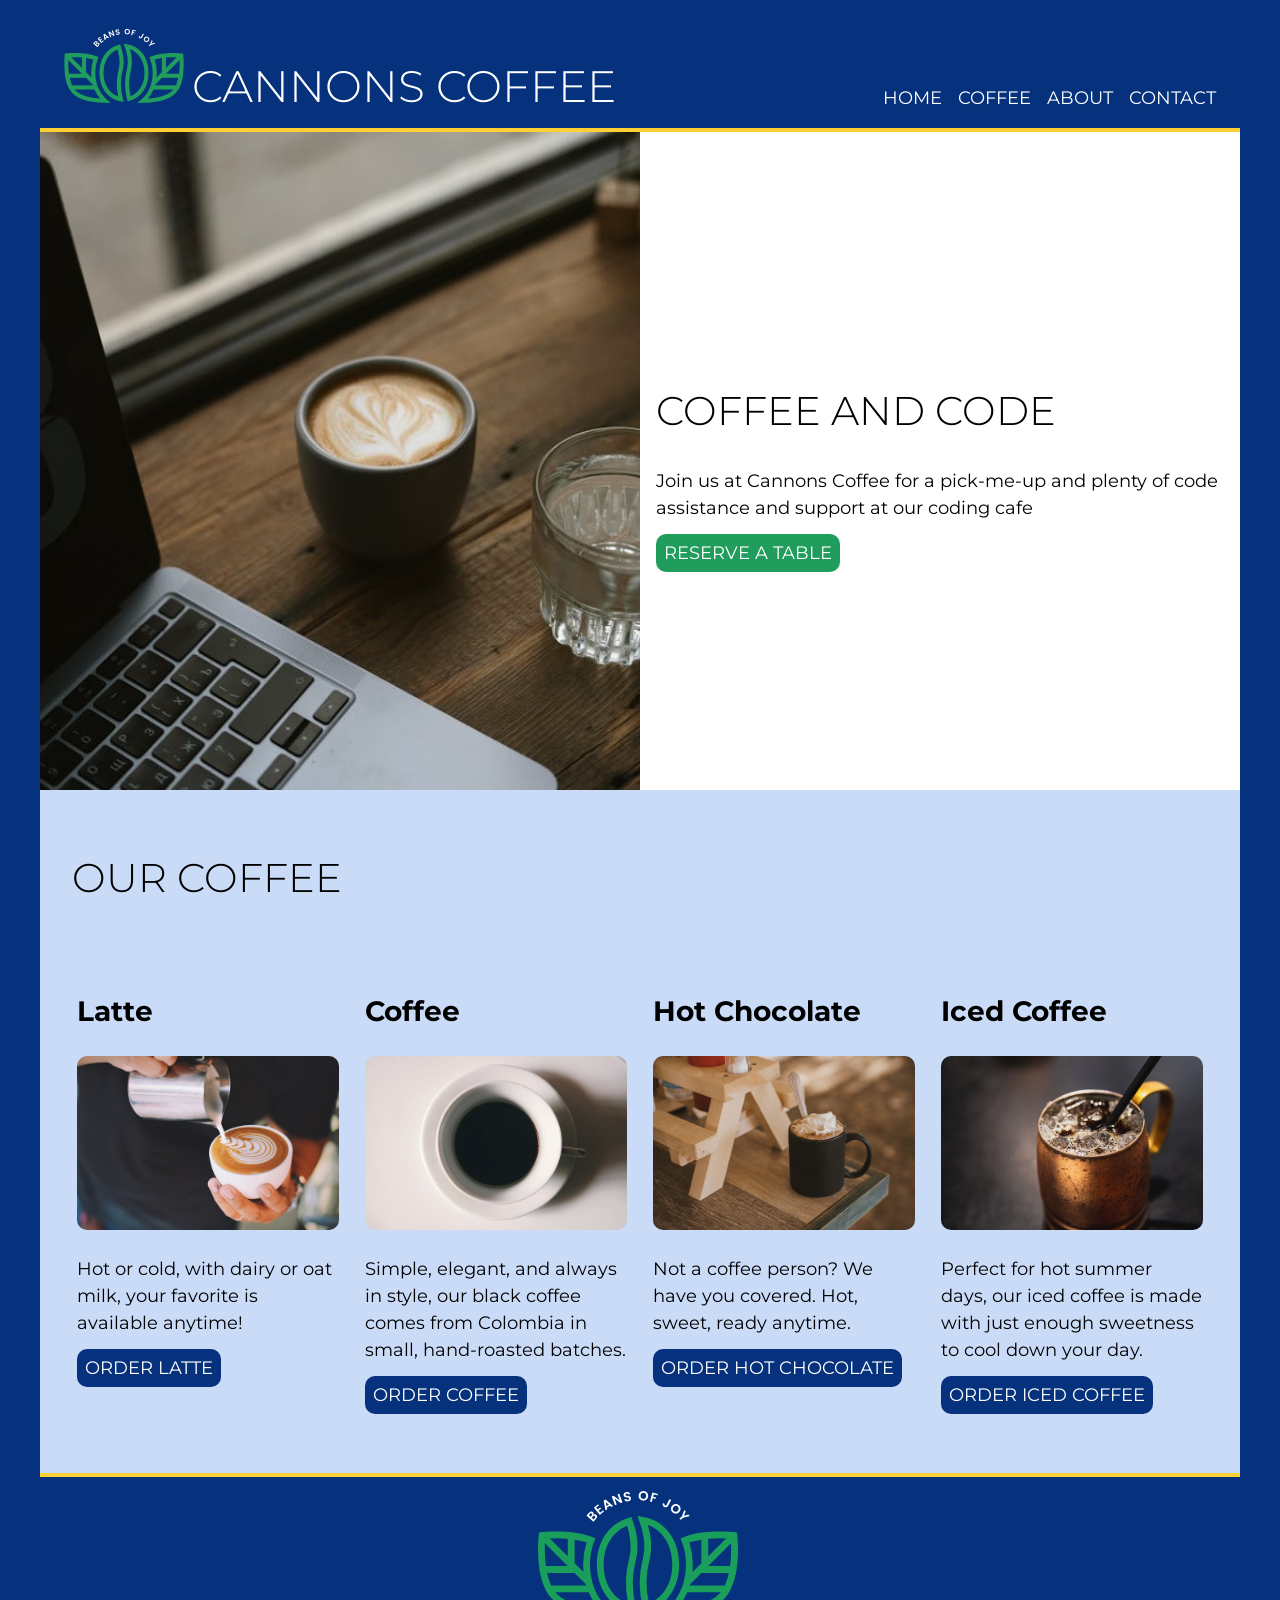
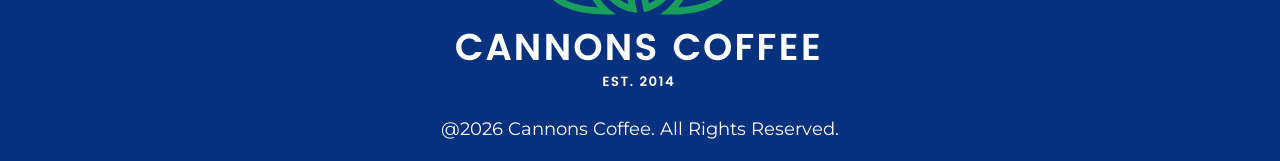
<file: index.html>
<!doctype html>
<html lang="en">
  <head>
    <meta charset="UTF-8" />
    <meta name="viewport" content="width=, initial-scale=1.0" />
    <title>Cannons Coffee</title>
    <link rel="stylesheet" href="css/style.css" />
  </head>
  <body>
    <div class="container">
      <header>
        <div class="logo">
          <img
            src="images/logo-nav.png"
            alt="Cannons Coffee Logo, Beans of Joy"
          />
          <h1>Cannons Coffee</h1>
        </div>
        <nav>
          <ul>
            <li><a href="index.html">Home</a></li>
            <li><a href="latte.html">Coffee</a></li>
            <li><a href="https://ellianos.com/" target="_blank">About</a></li>
            <li>
              <a href="mailto:lynzet3@gmail.com" target="_blank">Contact</a>
            </li>
          </ul>
        </nav>
      </header>
      <main>
        <div class="hero">
          <img
            class="hero-img"
            src="images/coffee-computer.jpg"
            alt="Laptop with a cup of coffee and a glass of water"
          />
          <div class="hero-content">
            <h2>Coffee and Code</h2>
            <p>
              Join us at Cannons Coffee for a pick-me-up and plenty of code
              assistance and support at our coding cafe
            </p>
            <a
              class="hero-button"
              href="https://www.riverandpostjax.com/"
              target="_blank"
              >Reserve a table</a
            >
          </div>
        </div>
        <div class="coffees">
          <h2>Our Coffee</h2>
          <div class="coffee-cards">
            <div class="card">
              <h3>Latte</h3>
              <img
                class="card-img"
                src="images/latte.jpg"
                alt="Latte in a cup"
              />
              <p>
                Hot or cold, with dairy or oat milk, your favorite is available
                anytime!
              </p>
              <a
                class="card-button"
                href="https://www.unionsquaredonuts.com/product/latte/94"
                target="_blank"
                >Order Latte</a
              >
            </div>
            <div class="card">
              <h3>Coffee</h3>
              <img
                class="card-img"
                src="images/coffee.jpg"
                alt="Coffee in a cup"
              />
              <p>
                Simple, elegant, and always in style, our black coffee comes
                from Colombia in small, hand-roasted batches.
              </p>
              <a
                class="card-button"
                href="https://www.vervecoffee.com/"
                target="_blank"
                >Order Coffee</a
              >
            </div>
            <div class="card">
              <h3>Hot Chocolate</h3>
              <img
                class="card-img"
                src="images/hotchoc.jpg"
                alt="Hot Chocolate in a cup with whipped cream"
              />
              <p>
                Not a coffee person? We have you covered. Hot, sweet, ready
                anytime.
              </p>
              <a
                class="card-button"
                href="https://www.goldbelly.com/foods/hot-chocolate"
                target="_blank"
                >Order Hot Chocolate</a
              >
            </div>
            <div class="card">
              <h3>Iced Coffee</h3>
              <img
                class="card-img"
                src="images/iced.jpg"
                alt="Iced coffee in a mug with a straw"
              />
              <p>
                Perfect for hot summer days, our iced coffee is made with just
                enough sweetness to cool down your day.
              </p>
              <a
                class="card-button"
                href="https://sok-it.com/blogs/iced-coffee-lovers/healthy-iced-coffee"
                target="_blank"
                >Order Iced Coffee</a
              >
            </div>
          </div>
        </div>
      </main>
      <footer>
        <img
          src="images/logo-footer.png"
          alt="Cannons Coffee, Beans of Joy! Est. 2014"
        />
        <p>@2026 Cannons Coffee. All Rights Reserved.</p>
      </footer>
    </div>
  </body>
</html>
</file>
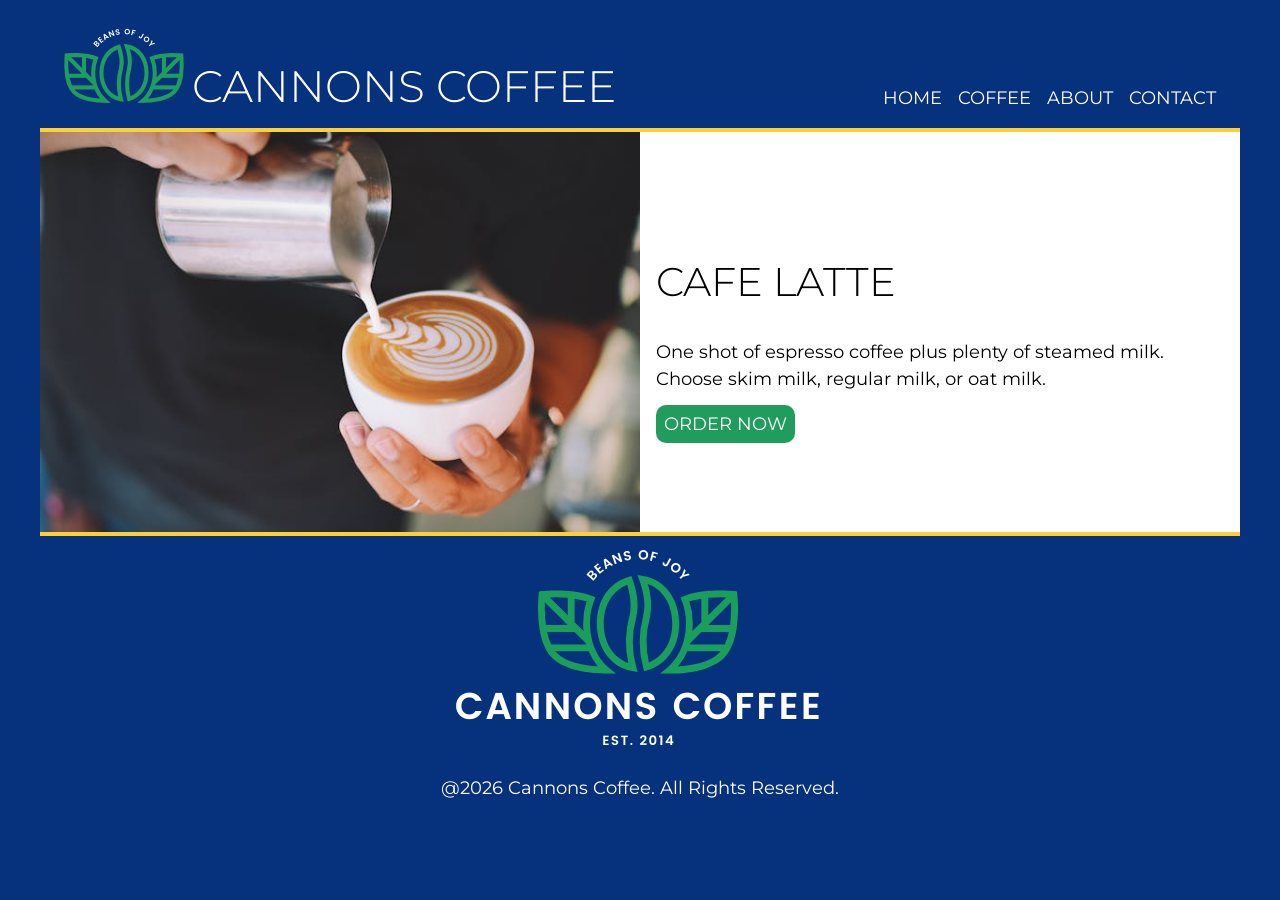
<file: latte.html>
<!doctype html>
<html lang="en">
  <head>
    <meta charset="UTF-8" />
    <meta name="viewport" content="width=, initial-scale=1.0" />
    <title>Cannons Coffee Latte</title>
    <link rel="stylesheet" href="css/style.css" />
  </head>
  <body>
    <div class="container">
      <header>
        <div class="logo">
          <img
            src="images/logo-nav.png"
            alt="Cannons Coffee Logo, Beans of Joy"
          />
          <h1>Cannons Coffee</h1>
        </div>
        <nav>
          <ul>
            <li><a href="index.html">Home</a></li>
            <li><a href="latte.html">Coffee</a></li>
            <li><a href="https://ellianos.com/" target="_blank">About</a></li>
            <li>
              <a href="mailto:lynzet3@gmail.com" target="_blank">Contact</a>
            </li>
          </ul>
        </nav>
      </header>
      <main>
        <div class="hero">
          <img
            class="hero-img"
            src="images/latte.jpg"
            alt="Laptop with a cup of coffee and a glass of water"
          />
          <div class="hero-content">
            <h2>Cafe Latte</h2>
            <p>
              One shot of espresso coffee plus plenty of steamed milk. Choose
              skim milk, regular milk, or oat milk.
            </p>
            <a
              class="hero-button"
              href="https://www.riverandpostjax.com/"
              target="_blank"
              >Order Now</a
            >
          </div>
        </div>
      </main>
      <footer>
        <img
          src="images/logo-footer.png"
          alt="Cannons Coffee, Beans of Joy! Est. 2014"
        />
        <p>@2026 Cannons Coffee. All Rights Reserved.</p>
      </footer>
    </div>
  </body>
</html>
</file>
<file: css/style.css>
@import url("https://fonts.googleapis.com/css2?family=Montserrat:ital,wght@0,100..900;1,100..900&display=swap");

:root {
  --black: #000000;
  --catalina: #06327d;
  --bluetiful: #2b70e4;
  --vegan: #209d5c;
  --sunglow: #ffd034;
  --white: #ffffff;
  --light-blue: #cadbf8;
  --font: "Montserrat", sans-serif;
  --line-height: 1.1667;
  --bold-font: 300;
}

html {
  box-sizing: border-box;
}

*,
*:before,
*:after {
  box-sizing: inherit;
}

body {
  color: var(--black);
  background-color: var(--catalina);
  font-family: var(--font);
  font-size: 1.125rem;
  line-height: 1.5;
  margin: 0 auto;
}

.container {
  max-width: 1200px;
  margin: 0 auto;
}

header {
    background-color: var(--catalina);
  border-bottom: 0.25rem solid var(--sunglow);
  text-align: center;
  display: flex;
  flex-flow: row wrap;
  justify-content: center;
  padding: 1rem;
}

header img {
  padding: 0.5rem;
}

h1 {
  font-size: 3rem;
  line-height: var(--line-height);
  font-weight: var(--bold-font);
  text-transform: uppercase;
  margin: 0;
  color: var(--white);
}

nav ul {
  list-style-type: none;
  display: flex;
  flex-flow: row wrap;
  justify-content: center;
  /* margin: 0 auto; */
}

nav a {
  text-decoration: none;
  text-transform: uppercase;
  color: var(--white);
  padding: 0.5rem;
}

ul {
  margin: 0 auto;
  padding-inline-start: 0%;
  /* padding: 1rem; */
}

h2 {
  font-size: 2.5rem;
  line-height: var(--line-height);
  font-weight: var(--bold-font);
  text-transform: uppercase;
  /* text-align: left; */
}

h3 {
  font-size: 1.75rem;
  line-height: var(--line-height);
  font-weight: var(--bold-font);
  font-weight: bolder;
}

.hero-button {
  background-color: var(--vegan);
  color: var(--white);
  border-radius: 10px;
  text-decoration: none;
  padding: .5rem;
  text-transform: uppercase;
}

.card-button {
  background-color: var(--catalina);
  color: var(--white);
  border-radius: 10px;
  text-decoration: none;
  padding: .5rem;
  text-transform: uppercase;
}

.hero {
    background-color: var(--white);
    display: flex;
    flex-flow: column wrap;
    justify-content: center;
    align-items: center;
    padding: 1rem;
    /* padding-top: 2rem; */
}

.hero-img {
    max-width: 80%;
}

.hero-content {
    max-width: 80%;
    justify-content: center;
    padding: 1rem;
}

.coffees {
    background-color: var(--light-blue);
    display: flex;
    justify-content: center;
    flex-flow: column wrap;
    padding: 2rem;
}

.coffee-cards {
    margin: 0 auto;
    display: flex;
    flex-flow: column wrap;
    padding-top: 2rem;
    gap: 2rem;
}

.card {
    width: 100%;
    padding-bottom: 2rem;
}

.card-img {
    border-radius: 10px;
    max-width: 100%;
}

footer {
    color: var(--white);
    border-top: 0.25rem solid var(--sunglow);
    display: flex;
    justify-content: center;
    flex-flow: column;
    align-items: center;
}

@media (min-width: 650px) {
  .logo {
    display: flex;
    flex-direction: row;
    align-items: end;
  }
  .hero {
    display: flex;
    flex-flow: row; 
    padding: 0;
  }
  .hero-img {
    max-width: 50%;
  }
  .card {
    width: 45%;
  }
  .coffee-cards {
    display: flex;
    flex-direction: row;
    gap: 1rem;
    justify-content: space-around;
  }
}

@media (min-width: 921px) {
  header {
    align-items: end;
    justify-content: space-between;
  }
  h1 {
    font-size: 2.75rem;
  }

}

@media (min-width: 1000px) {
  header {
    align-items: end;
    justify-content: space-between;
  }
  .card {
    width: 23%;
  }
}
</file>
